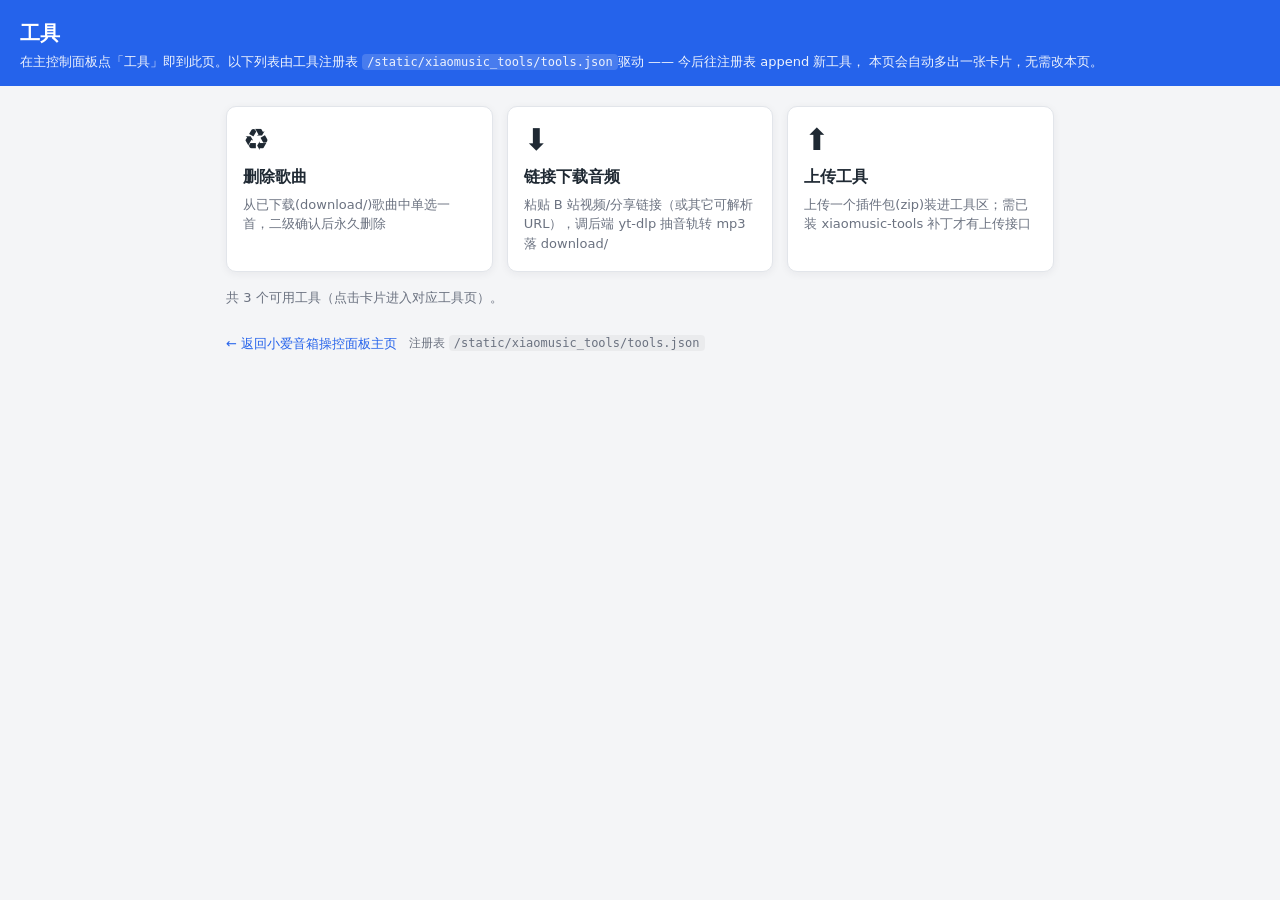
<file: static/xiaomusic_tools/index.html>
<!DOCTYPE html>
<html lang="zh">
<head>
<meta charset="UTF-8">
<meta name="viewport" content="width=device-width, initial-scale=1.0">
<title>小爱音箱 · 工具</title>
<!-- 工具一层页（landing）。同目录读 tools.json 渲染卡片；点卡片 jump 到 item.url 的二级页(如 delete-song/index.html)。 -->
<link rel="stylesheet" href="./tools.css">
</head>
<body>

<header class="tt-head">
  <h1>工具</h1>
  <p class="tt-sub">在主控制面板点「工具」即到此页。以下列表由工具注册表
    <code>/static/xiaomusic_tools/tools.json</code>驱动 —— 今后往注册表 append 新工具，
    本页会自动多出一张卡片，无需改本页。</p>
</header>

<main class="tt-wrap">
  <!-- 运行状态条：loading / ok / 401 / error / 空 -->
  <div id="tt-status" class="tt-status" role="status" hidden></div>

  <!-- 工具卡片网格 -->
  <ul id="tt-grid" class="tt-grid" aria-label="可用工具列表"></ul>

  <p id="tt-count" class="tt-count" hidden></p>
</main>

<footer class="tt-foot">
  <a href="/static/default/index.html" class="tt-home-link">← 返回小爱音箱操控面板主页</a>
  <span>注册表 <code>/static/xiaomusic_tools/tools.json</code></span>
</footer>

<script src="./tools.js"></script>
</body>
</html>
</file>
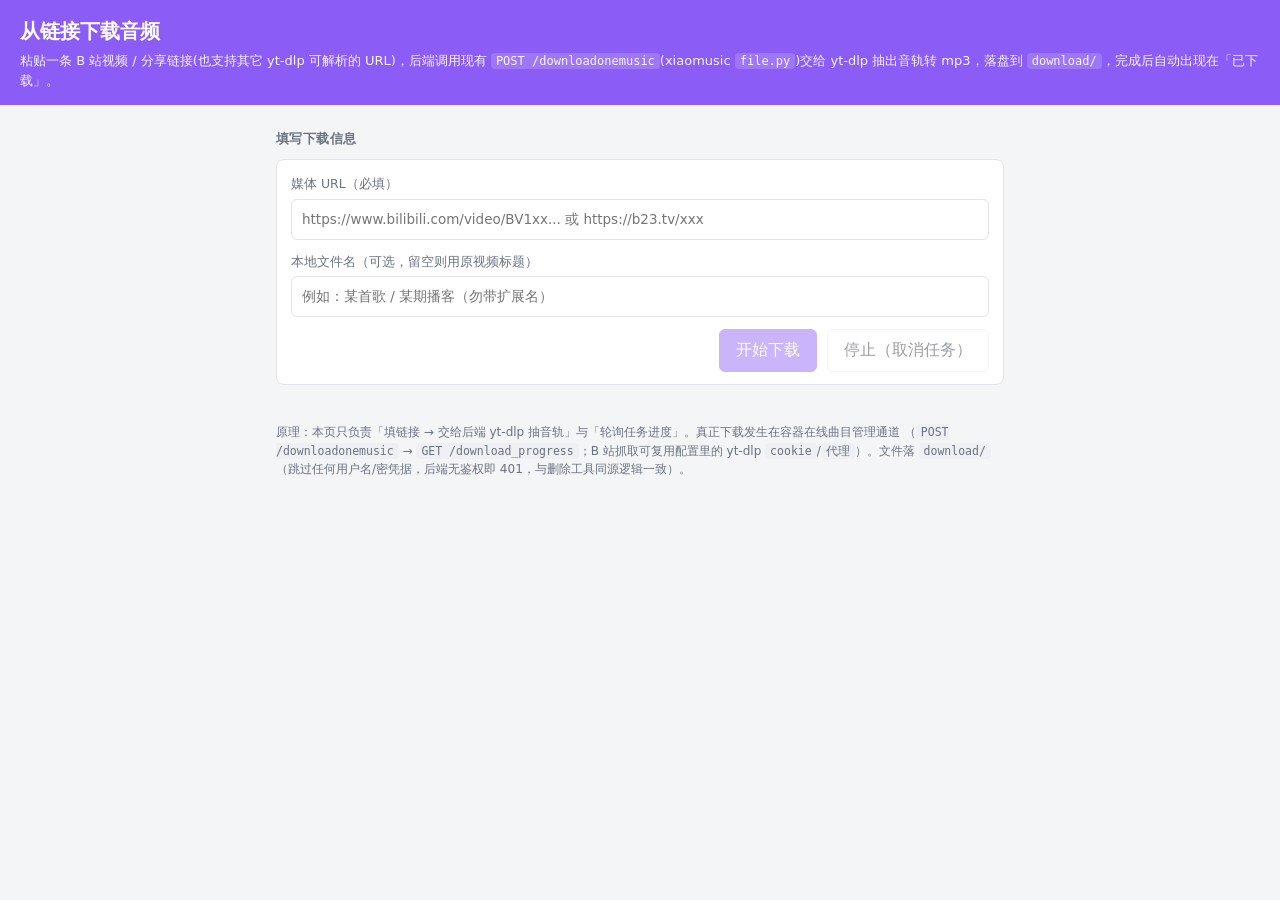
<file: static/xiaomusic_tools/bili-url-download/index.html>
<!DOCTYPE html>
<html lang="zh">
<head>
<meta charset="UTF-8">
<meta name="viewport" content="width=device-width, initial-scale=1.0">
<title>链接下载音频 · 小爱音箱工具</title>
<link rel="stylesheet" href="./tool.css">
</head>
<body>

<header class="bu-head">
  <h1>从链接下载音频</h1>
  <p class="bu-sub">粘贴一条 B 站视频 / 分享链接(也支持其它 yt-dlp 可解析的 URL)，后端调用现有
    <code>POST /downloadonemusic</code>(xiaomusic <code>file.py</code>)交给 yt-dlp 抽出音轨转
    mp3，落盘到 <code>download/</code>，完成后自动出现在「已下载」。</p>
</header>

<main class="bu-wrap">

  <!-- 输入区 -->
  <section aria-label="链接下载">
    <h2>填写下载信息</h2>

    <form id="bu-form" class="bu-form" novalidate>
      <label class="bu-field">
        <span class="bu-label">媒体 URL（必填）</span>
        <input type="url" id="bu-url" class="bu-input" required
               placeholder="https://www.bilibili.com/video/BV1xx... 或 https://b23.tv/xxx">
      </label>

      <label class="bu-field">
        <span class="bu-label">本地文件名（可选，留空则用原视频标题）</span>
        <input type="text" id="bu-name" class="bu-input"
               placeholder="例如：某首歌 / 某期播客（勿带扩展名）">
      </label>

      <div class="bu-actions">
        <button id="bu-start" type="submit" class="bu-btn bu-btn-primary" disabled>开始下载</button>
        <button id="bu-stop" type="button" class="bu-btn" disabled>停止（取消任务）</button>
      </div>
    </form>
  </section>

  <!-- 状态 / 任务 -->
  <section aria-label="下载状态">
    <div id="bu-status" class="bu-status" role="status" hidden></div>

    <div id="bu-task" class="bu-task" hidden>
      <div class="bu-task-row">
        <span id="bu-task-cur" class="bu-task-cur">…</span>
        <span id="bu-task-bar" class="bu-task-bar"><i class="bu-bar-fill" id="bu-bar-fill"></i></span>
        <span id="bu-task-pct" class="bu-task-pct">0%</span>
      </div>
      <p id="bu-task-note" class="bu-task-note"></p>
    </div>

    <p id="bu-hint" class="bu-hint" hidden></p>
  </section>

</main>

<footer class="bu-foot">
  <p>原理：本页只负责「填链接 → 交给后端 yt-dlp 抽音轨」与「轮询任务进度」。真正下载发生在容器在线曲目管理通道
  （<code>POST /downloadonemusic</code> → <code>GET /download_progress</code>；B 站抓取可复用配置里的
  yt-dlp <code>cookie</code>/<code>代理</code>）。文件落 <code>download/</code>（跳过任何用户名/密凭据，后端无鉴权即 401，与删除工具同源逻辑一致）。</p>
</footer>

<script src="./tool.js"></script>
</body>
</html>
</file>
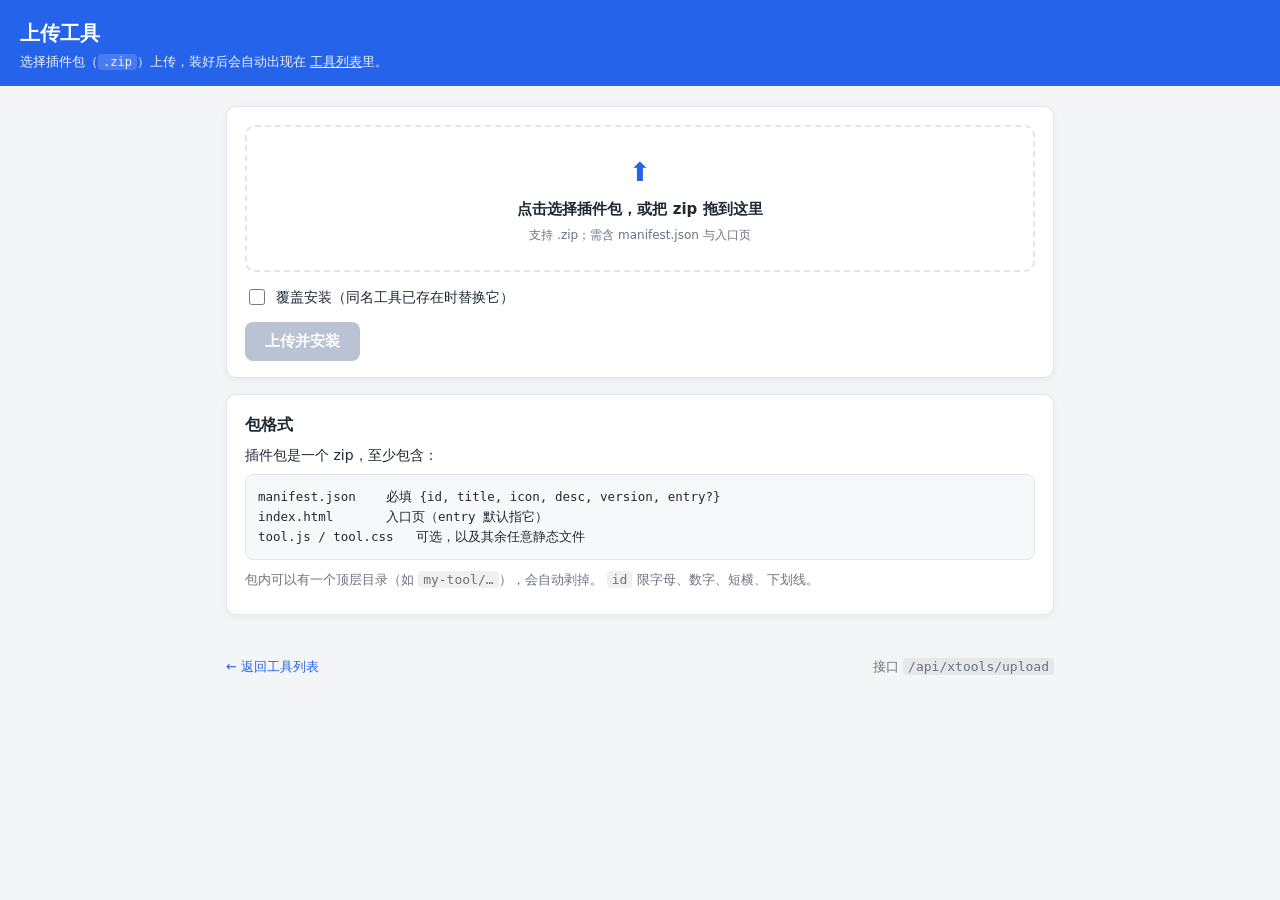
<file: static/xiaomusic_tools/upload-tool/index.html>
<!DOCTYPE html>
<html lang="zh">
<head>
<meta charset="UTF-8">
<meta name="viewport" content="width=device-width, initial-scale=1.0">
<title>小爱音箱 · 上传工具</title>
<!-- 工具区「上传工具」二级页。选一个插件包(zip)通过 POST /api/xtools/upload 装进工具区。
     本页与 tools.css 同一套观感；接口由 xiaomusic-tools 补丁(xtools.py)提供。 -->
<link rel="stylesheet" href="./tool.css">
</head>
<body>

<header class="tt-head">
  <h1>上传工具</h1>
  <p class="tt-sub">选择插件包（<code>.zip</code>）上传，装好后会自动出现在
    <a href="/static/xiaomusic_tools/index.html">工具列表</a>里。</p>
</header>

<main class="tt-wrap">

  <div id="ut-status" class="tt-status" role="status" hidden></div>

  <section class="ut-card">
    <form id="ut-form" class="ut-form">
      <label class="ut-drop" id="ut-drop">
        <input type="file" id="ut-file" accept=".zip,application/zip" hidden>
        <span class="ut-drop-icon">⬆</span>
        <span class="ut-drop-main">点击选择插件包，或把 zip 拖到这里</span>
        <span class="ut-drop-sub" id="ut-filename">支持 .zip；需含 manifest.json 与入口页</span>
      </label>

      <label class="ut-check">
        <input type="checkbox" id="ut-overwrite">
        <span>覆盖安装（同名工具已存在时替换它）</span>
      </label>

      <button type="submit" id="ut-submit" class="ut-btn" disabled>上传并安装</button>
    </form>
  </section>

  <section class="ut-card">
    <h2 class="ut-h2">包格式</h2>
    <p class="ut-p">插件包是一个 zip，至少包含：</p>
    <pre class="ut-pre">manifest.json    必填 {id, title, icon, desc, version, entry?}
index.html       入口页（entry 默认指它）
tool.js / tool.css   可选，以及其余任意静态文件</pre>
    <p class="ut-p ut-muted">包内可以有一个顶层目录（如 <code>my-tool/…</code>），会自动剥掉。
      <code>id</code> 限字母、数字、短横、下划线。</p>
  </section>

</main>

<footer class="tt-foot">
  <a href="/static/xiaomusic_tools/index.html" class="tt-home-link">← 返回工具列表</a>
  <span>接口 <code>/api/xtools/upload</code></span>
</footer>

<script src="./tool.js"></script>
</body>
</html>
</file>
<file: static/xiaomusic_tools/tools.css>
/* 小爱音箱「工具」一层页 —— tools.css
   自包含；不引用 default/main.css，不污染皮肤样式；无 CDN/外链。
   色板与 delete-song/tool.css 保持一致，使「工具landing → 各二级工具页」观感连贯。 */
:root{
  --bg:#f4f5f7; --card:#fff; --ink:#1f2933; --muted:#6b7280;
  --line:#e2e5ea; --brand:#2563eb; --brand-h:#1d4ed8;
  --brand-soft:#eef4ff;
  --ok-bg:#eaf7ef; --ok-ink:#1d7a44;
  --warn-bg:#fff6e6; --warn-ink:#965a07;
  --err-bg:#fdecec; --err-ink:#b2382a;
  --radius:10px;
  --shadow:0 2px 8px rgba(31,41,55,.06);
}
*{box-sizing:border-box}
body{
  margin:0; font-family:system-ui, -apple-system, "Segoe UI", Roboto, "PingFang SC", "Microsoft YaHei", sans-serif;
  background:var(--bg); color:var(--ink); line-height:1.5;
}

/* header */
.tt-head{background:var(--brand); color:#fff; padding:18px 20px 14px}
.tt-head h1{margin:0 0 4px; font-size:20px; font-weight:600}
.tt-sub{margin:0; font-size:13px; opacity:.92}
.tt-sub code{background:rgba(255,255,255,.18); padding:1px 5px; border-radius:4px; font-size:12px}

/* body */
.tt-wrap{max-width:860px; margin:0 auto; padding:20px 16px}

/* status */
.tt-status{
  padding:10px 12px; border-radius:var(--radius); margin:0 0 14px;
  border:1px solid var(--line); background:var(--card); font-size:14px;
}
.tt-status[hidden]{display:none}
.tt-status-ok{background:var(--ok-bg); color:var(--ok-ink); border-color:#bcdcc8}
.tt-status-info{background:var(--brand-soft); color:#1e40af; border-color:#c3d6fd}
.tt-status-warn{background:var(--warn-bg); color:var(--warn-ink); border-color:#eed9a3}
.tt-status-error{background:var(--err-bg); color:var(--err-ink); border-color:#f1c7c2}
.tt-status code{background:rgba(0,0,0,.06); padding:1px 5px; border-radius:4px}
.tt-status button.tt-auth-go{border:none; background:var(--brand); color:#fff; border-radius:6px;
  padding:6px 12px; cursor:pointer; font-size:13px; margin-top:8px}
.tt-status button.tt-auth-go:hover{background:var(--brand-h)}
.tt-status.tt-status-error .tt-auth-hint{margin-top:10px}

/* grid of cards */
.tt-grid{list-style:none; margin:0; padding:0; display:grid;
  grid-template-columns:repeat(auto-fill, minmax(210px, 1fr)); gap:14px}
.tt-loading{grid-column:1/-1; color:var(--muted); text-align:center; padding:24px}
.tt-empty{grid-column:1/-1; color:var(--muted); text-align:center; padding:24px}
.tt-card{border:1px solid var(--line); border-radius:var(--radius); background:var(--card);
  box-shadow:var(--shadow); cursor:pointer; display:flex; flex-direction:column; gap:6px;
  padding:18px 16px; text-align:left; transition:transform .12s, border-color .12s, box-shadow .12s}
.tt-card:hover{transform:translateY(-2px); border-color:#b6cbff; box-shadow:0 6px 16px rgba(37,99,235,.12)}
.tt-icon{font-size:30px; line-height:1; height:34px}
.tt-title{font:inherit; font-size:16px; font-weight:600; color:var(--ink); display:flex; align-items:center; gap:8px}
.tt-title a{text-decoration:none}
.tt-desc{font-size:13px; color:var(--muted); margin:0}
.tt-disabled .tt-icon,.tt-disabled .tt-title,.tt-disabled .tt-desc{opacity:.5}
.tt-disabled{cursor:not-allowed}
.tt-badge{font-size:11px; color:var(--muted); border:1px solid var(--line); border-radius:999px; padding:0 6px}

/* count */
.tt-count{color:var(--muted); font-size:13px; margin:16px 0 0}
.tt-count[hidden]{display:none}

/* footer */
.tt-foot{max-width:860px; margin:0 auto; padding:6px 16px 26px; color:var(--muted);
  font-size:12px; display:flex; flex-wrap:wrap; gap:12px; align-items:center}
.tt-home-link{color:var(--brand); text-decoration:none; font-size:13px}
.tt-home-link:hover{text-decoration:underline}
.tt-foot code{background:rgba(0,0,0,.04); padding:1px 5px; border-radius:4px}
</file>
<file: static/xiaomusic_tools/bili-url-download/tool.css>
/* 从链接下载音频 —— bu- 前缀自包含样式。独立页面加载，不污染 default 皮肤；
   类名全部 bu-*，避免与 ./tool.css(若有其它工具同域) / default main.css 冲突。无 CDN。 */
:root{
  --bg:#f4f5f7; --card:#fff; --ink:#1f2933; --muted:#6b7280;
  --line:#e2e5ea; --brand:#8b5cf6; --brand-h:#7c3aed; --brand-ink:#fff;
  --ok-bg:#eaf7ef; --ok-ink:#1d7a44; --warn-bg:#fff6e6; --warn-ink:#965a07;
  --err-bg:#fdecec; --err-ink:#b2382a; --radius:8px;
}
*{box-sizing:border-box}
body{
  margin:0; font-family:system-ui, -apple-system, "Segoe UI", Roboto, "PingFang SC",
  "Microsoft YaHei", sans-serif; background:var(--bg); color:var(--ink); line-height:1.55;
}
a{color:var(--brand)}

.bu-head{background:var(--brand); color:#fff; padding:16px 20px 14px}
.bu-head h1{margin:0 0 4px; font-size:20px; font-weight:600}
.bu-sub{margin:0; font-size:13px; opacity:.94}
.bu-sub code{background:rgba(255,255,255,.18); padding:1px 5px; border-radius:4px; font-size:12px}

.bu-wrap{max-width:760px; margin:0 auto; padding:20px 16px}
.bu-wrap h2{margin:4px 0 10px; font-size:13px; color:var(--muted); letter-spacing:.4px}

/* form */
.bu-form{background:var(--card); border:1px solid var(--line); border-radius:var(--radius); padding:14px 14px 12px}
.bu-field{display:block; margin:0 0 12px}
.bu-label{display:block; font-size:12.5px; color:var(--muted); margin:0 0 5px}
.bu-input{
  width:100%; font:inherit; font-size:13.5px; padding:9px 10px; border:1px solid var(--line);
  border-radius:6px; background:#fff; color:var(--ink); outline:none;
}
.bu-input:focus{border-color:var(--brand); box-shadow:0 0 0 2px rgba(139,92,246,.15)}
.bu-input:disabled{background:#f5f5f6; color:var(--muted)}

.bu-actions{margin-top:4px; text-align:right; display:flex; justify-content:flex-end; gap:10px}
.bu-btn{
  font:inherit; border:1px solid var(--line); background:#fff; color:var(--ink);
  padding:8px 16px; border-radius:6px; cursor:pointer; transition:background .15s, opacity .15s;
}
.bu-btn:hover{background:#f4f5f7}
.bu-btn:disabled{opacity:.45; cursor:not-allowed}
.bu-btn-primary{background:var(--brand); border-color:var(--brand); color:var(--brand-ink)}
.bu-btn-primary:hover:not(:disabled){background:var(--brand-h); border-color:var(--brand-h)}

/* status / task */
.bu-status{
  margin-top:12px; padding:10px 12px; border-radius:var(--radius);
  border:1px solid var(--line); background:var(--card); font-size:14px;
}
.bu-status[hidden]{display:none}
.bu-status-info{background:#f5f0ff; color:#5b21b6; border-color:#ddd2ff}
.bu-status-ok{background:var(--ok-bg); color:var(--ok-ink); border-color:#bcdcc8}
.bu-status-warn{background:var(--warn-bg); color:var(--warn-ink); border-color:#eed9a3}
.bu-status-error{background:var(--err-bg); color:var(--err-ink); border-color:#f1c7c2}
.bu-status button.bu-retry,
.bu-status #bu-auth-go{margin-left:10px}

.bu-task{margin-top:12px; border:1px solid var(--line); border-radius:var(--radius); background:var(--card); padding:12px 14px}
.bu-task[hidden]{display:none}
.bu-task-row{display:flex; align-items:center; gap:12px; flex-wrap:wrap}
.bu-task-cur{font-size:13.5px; flex:1 1 200px; word-break:break-all}
.bu-task-bar{flex:1 1 220px; height:12px; border-radius:8px; background:#eef0f3; overflow:hidden; min-width:120px}
.bu-bar-fill{display:block; height:100%; width:0; background:var(--brand); border-radius:8px; transition:width .6s ease}
.bu-task-pct{flex:0 0 3.2em; font-size:13px; color:var(--muted); text-align:right}
.bu-task-note{margin:8px 0 0; font-size:12.5px; color:var(--muted)}

.bu-hint{color:var(--muted); font-size:13px; margin:12px 0 0}
.bu-hint[hidden]{display:none}

.bu-foot{max-width:760px; margin:0 auto; padding:6px 16px 26px; color:var(--muted); font-size:12px}
.bu-foot code{background:#eef0f3; padding:1px 5px; border-radius:4px; font-size:11.5px}
</file>
<file: static/xiaomusic_tools/upload-tool/tool.css>
/* 小爱音箱「上传工具」二级页 —— tool.css
   自包含，不引用 default/main.css；沿用工具区色板，和 tools.css / delete-song 保持一致。 */
:root{
  --bg:#f4f5f7; --card:#fff; --ink:#1f2933; --muted:#6b7280;
  --line:#e2e5ea; --brand:#2563eb; --brand-h:#1d4ed8;
  --brand-soft:#eef4ff;
  --ok-bg:#eaf7ef; --ok-ink:#1d7a44;
  --warn-bg:#fff6e6; --warn-ink:#965a07;
  --err-bg:#fdecec; --err-ink:#b2382a;
  --radius:10px;
  --shadow:0 2px 8px rgba(31,41,55,.06);
}
*{box-sizing:border-box}
body{
  margin:0; font-family:system-ui, -apple-system, "Segoe UI", Roboto, "PingFang SC", "Microsoft YaHei", sans-serif;
  background:var(--bg); color:var(--ink); line-height:1.5;
}

.tt-head{background:var(--brand); color:#fff; padding:18px 20px 14px}
.tt-head h1{margin:0 0 4px; font-size:20px; font-weight:600}
.tt-sub{margin:0; font-size:13px; opacity:.92}
.tt-sub code{background:rgba(255,255,255,.18); padding:1px 5px; border-radius:4px; font-size:12px}
.tt-sub a{color:#fff; text-decoration:underline}

.tt-wrap{max-width:860px; margin:0 auto; padding:20px 16px}

.tt-status{
  padding:10px 12px; border-radius:var(--radius); margin:0 0 14px;
  border:1px solid var(--line); background:var(--card); font-size:14px;
}
.tt-status[hidden]{display:none}
.tt-status-ok{background:var(--ok-bg); color:var(--ok-ink); border-color:#bcdcc8}
.tt-status-info{background:var(--brand-soft); color:#1e40af; border-color:#c3d6fd}
.tt-status-warn{background:var(--warn-bg); color:var(--warn-ink); border-color:#eed9a3}
.tt-status-error{background:var(--err-bg); color:var(--err-ink); border-color:#f1c7c2}
.tt-status code{background:rgba(0,0,0,.06); padding:1px 5px; border-radius:4px}
.tt-status a{color:inherit; font-weight:600}

.ut-card{border:1px solid var(--line); border-radius:var(--radius); background:var(--card);
  padding:18px 18px 16px; margin:0 0 16px; box-shadow:var(--shadow)}
.ut-form{display:flex; flex-direction:column; gap:14px}
.ut-drop{
  display:flex; flex-direction:column; align-items:center; gap:6px;
  border:2px dashed var(--line); border-radius:var(--radius); padding:26px 16px;
  cursor:pointer; text-align:center; transition:border-color .15s, background .15s;
}
.ut-drop:hover, .ut-drop.is-drag{border-color:var(--brand); background:var(--brand-soft)}
.ut-drop-icon{font-size:26px; color:var(--brand)}
.ut-drop-main{font-size:15px; font-weight:600}
.ut-drop-sub{font-size:12px; color:var(--muted); word-break:break-all}
.ut-drop.has-file .ut-drop-sub{color:var(--ok-ink)}

.ut-check{display:flex; align-items:center; gap:8px; font-size:14px; color:var(--ink)}
.ut-check input{width:16px; height:16px}

.ut-btn{
  align-self:flex-start; border:none; border-radius:8px; background:var(--brand); color:#fff;
  padding:10px 20px; font-size:15px; font-weight:600; cursor:pointer;
}
.ut-btn:hover:not(:disabled){background:var(--brand-h)}
.ut-btn:disabled{background:#b9c3d3; cursor:not-allowed}

.ut-h2{margin:0 0 8px; font-size:16px}
.ut-p{margin:0 0 8px; font-size:14px}
.ut-muted{color:var(--muted); font-size:13px}
.ut-pre{
  margin:0 0 10px; padding:12px; border-radius:8px; overflow:auto;
  background:#f7f8fa; border:1px solid var(--line); font-size:12.5px; line-height:1.6;
  font-family:ui-monospace, SFMono-Regular, Menlo, Consolas, monospace;
}
.ut-p code, .ut-muted code{background:rgba(0,0,0,.06); padding:1px 5px; border-radius:4px}

.tt-foot{max-width:860px; margin:0 auto; padding:6px 16px 40px; font-size:13px;
  display:flex; justify-content:space-between; flex-wrap:wrap; gap:8px; color:var(--muted)}
.tt-home-link{color:var(--brand); text-decoration:none}
.tt-home-link:hover{text-decoration:underline}
.tt-foot code{background:rgba(0,0,0,.06); padding:1px 5px; border-radius:4px}
</file>
